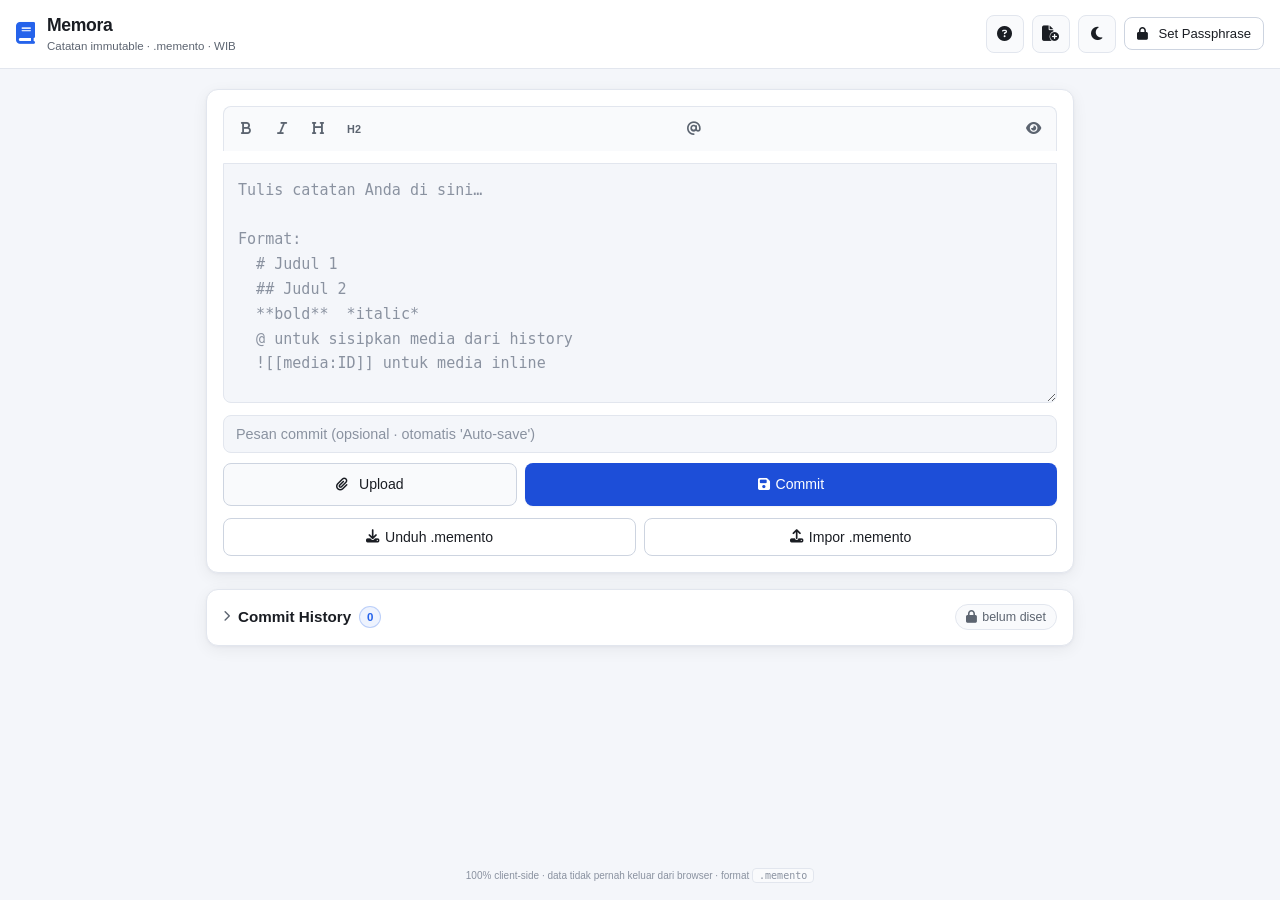
<file: index.html>
<!DOCTYPE html>
<html lang="id" data-theme="light">
<head>
  <meta charset="UTF-8">
  <meta name="viewport" content="width=device-width, initial-scale=1.0, viewport-fit=cover">
  <title>Memora — Catatan Immutable</title>
  <meta name="description" content="Catatan pribadi dengan commit history immutable, format .memento, tanpa backend.">
  <meta name="theme-color" content="#f4f6fa">
  <link rel="icon" href="data:image/svg+xml,<svg xmlns='http://www.w3.org/2000/svg' viewBox='0 0 100 100'><text y='.9em' font-size='90'>📘</text></svg>">
  
  <link rel="stylesheet" href="assets/fontawesome/css/all.min.css?v=6">
  <link rel="stylesheet" href="css/base.css?v=6">
  <link rel="stylesheet" href="css/app.css?v=6">
</head>
<body>
  <header class="app-header">
    <div class="brand">
      <span class="logo"><i class="fa-solid fa-book"></i></span>
      <div class="brand-text">
        <h1>Memora</h1>
        <p>Catatan immutable · .memento · WIB</p>
      </div>
    </div>
    <div class="header-actions">
      <a href="help.html" class="icon-btn" title="Panduan & Bantuan" aria-label="Bantuan" style="text-decoration:none;">
        <i class="fa-solid fa-circle-question"></i>
      </a>
      <button id="btnNew" class="icon-btn" title="Catatan baru" aria-label="Catatan baru">
        <i class="fa-solid fa-file-circle-plus"></i>
      </button>
      <button id="btnTheme" class="icon-btn" title="Mode gelap" aria-label="Ganti tema">
        <i class="fa-solid fa-moon"></i>
      </button>
      <button id="passBtn" class="btn btn-outline btn-sm">
        <i class="fa-solid fa-lock"></i>
        <span class="btn-label">Set Passphrase</span>
      </button>
    </div>
  </header>

  <main class="app-main">
    <section class="editor-section card">
      <div class="editor-toolbar" role="toolbar" aria-label="Format teks">
        <button type="button" class="fmt-btn" data-action="bold" title="Bold (Ctrl+B)" aria-label="Bold">
          <i class="fa-solid fa-bold"></i>
        </button>
        <button type="button" class="fmt-btn" data-action="italic" title="Italic (Ctrl+I)" aria-label="Italic">
          <i class="fa-solid fa-italic"></i>
        </button>
        <button type="button" class="fmt-btn" data-action="h1" title="Judul 1" aria-label="Judul 1">
          <i class="fa-solid fa-heading"></i>
        </button>
        <button type="button" class="fmt-btn" data-action="h2" title="Judul 2" aria-label="Judul 2">
          <span class="fmt-h2">H2</span>
        </button>
        <span class="toolbar-sep"></span>
        <button type="button" class="fmt-btn" id="btnMediaPicker" title="Sisipkan media (Ctrl+M / @)" aria-label="Sisipkan media">
          <i class="fa-solid fa-at"></i>
        </button>
        <span class="toolbar-sep"></span>
        <button type="button" class="fmt-btn" id="btnPreview" data-action="preview" title="Pratinjau" aria-label="Pratinjau" aria-pressed="false">
          <i class="fa-solid fa-eye"></i>
        </button>
      </div>

      <div class="editor-wrap">
        <textarea id="editor" spellcheck="true"
          placeholder="Tulis catatan Anda di sini…&#10;&#10;Format:&#10;  # Judul 1&#10;  ## Judul 2&#10;  **bold**  *italic*&#10;  @ untuk sisipkan media dari history&#10;  ![[media:ID]] untuk media inline"></textarea>
        <div id="previewPane" class="preview-pane" hidden></div>
      </div>

      <div class="media-preview" id="mediaPreview" hidden></div>

      <div class="commit-bar">
        <input id="commitMsg" type="text" placeholder="Pesan commit (opsional · otomatis 'Auto-save')" maxlength="200">
        <div class="commit-buttons">
          <label class="btn btn-secondary" for="mediaInput" title="Upload media baru">
            <i class="fa-solid fa-paperclip"></i>
            <span class="btn-label">Upload</span>
          </label>
          <input type="file" id="mediaInput" hidden multiple accept="image/jpeg,image/png,image/webp,image/gif,audio/mpeg,audio/ogg,audio/wav,audio/mp4,video/mp4,video/webm">
          <button id="btnCommit" class="btn btn-primary">
            <i class="fa-solid fa-floppy-disk"></i> Commit
          </button>
        </div>
      </div>

      <div class="file-actions">
        <button id="btnDownload" class="btn btn-outline">
          <i class="fa-solid fa-download"></i> Unduh .memento
        </button>
        <button id="btnImport" class="btn btn-outline">
          <i class="fa-solid fa-upload"></i> Impor .memento
        </button>
        <input type="file" id="importInput" hidden accept=".memento">
      </div>

      <div class="status" id="status" role="status" aria-live="polite"></div>
    </section>

    <section class="timeline-section card">
      <button class="timeline-header" id="commitToggle" aria-expanded="false">
        <span class="timeline-title">
          <span class="chevron" id="chevron"><i class="fa-solid fa-chevron-right"></i></span>
          Commit History
          <span class="badge" id="commitCount">0</span>
        </span>
        <span class="verify-badge" id="verifyBadge">
          <i class="fa-solid fa-lock"></i> belum diset
        </span>
      </button>
      <div class="timeline-body" id="commitList" hidden></div>
    </section>

    <section class="stats-section" id="statsSection" hidden>
      <div class="stat"><span id="statCommits">0</span><small>Commits</small></div>
      <div class="stat"><span id="statMedia">0</span><small>Media</small></div>
      <div class="stat"><span id="statSize">0 B</span><small>Ukuran .memento</small></div>
    </section>
  </main>

  <footer class="app-footer">
    <small>100% client-side · data tidak pernah keluar dari browser · format <code>.memento</code></small>
  </footer>

  <!-- SIDEBAR: Media Library -->
  <div class="sidebar-backdrop" id="sidebarBackdrop"></div>
  <aside class="sidebar" id="mediaSidebar">
    <div class="sidebar-header">
      <h2><i class="fa-solid fa-at"></i> Media Library</h2>
      <button class="icon-btn" id="sidebarClose" aria-label="Tutup"><i class="fa-solid fa-xmark"></i></button>
    </div>
    <div class="sidebar-search">
      <input type="search" id="pickerSearch" placeholder="Cari nama file, tipe, atau ID…" autocomplete="off">
    </div>
    
    <div class="sidebar-list" id="pickerList"></div>
    
    <div class="sidebar-empty" id="pickerEmpty" hidden>
      <i class="fa-solid fa-photo-film"></i>
      <p>Belum ada media tersimpan.<br>Upload file terlebih dahulu lewat tombol 📎.</p>
    </div>

    <div class="sidebar-footer">
      <small><i class="fa-solid fa-circle-info"></i> Klik untuk Putar/Lihat · <i class="fa-solid fa-arrow-right"></i> untuk Sisipkan</small>
    </div>
  </aside>

  <!-- Passphrase Modal -->
  <dialog id="passModal">
    <form method="dialog" id="passForm">
      <h2 id="passTitle">Set Passphrase</h2>
      <p class="modal-desc" id="passDesc">Passphrase dipakai untuk HMAC signature. Tidak disimpan di file — hanya di memori sesi ini.</p>
      <div class="pass-input-wrap">
        <input type="password" id="passInput" placeholder="Minimal 6 karakter" minlength="6" required autocomplete="off">
        <button type="button" class="pass-eye" id="passEye" aria-label="Tampilkan passphrase" tabindex="-1">
          <i class="fa-solid fa-eye"></i>
        </button>
      </div>
      <div class="modal-actions">
        <button type="button" class="btn btn-outline" id="passCancel">Batal</button>
        <button type="submit" class="btn btn-primary" value="ok">Simpan</button>
      </div>
    </form>
  </dialog>

  <!-- Diff Modal -->
  <dialog id="diffModal">
    <div class="modal-header">
      <h2>Diff Commit</h2>
      <button class="icon-btn" id="diffClose" aria-label="Tutup"><i class="fa-solid fa-xmark"></i></button>
    </div>
    <div class="modal-body" id="diffBody"></div>
  </dialog>

  <!-- Lightbox -->
  <dialog id="lightbox">
    <div class="lightbox-content" id="lightboxContent"></div>
    <button class="icon-btn lightbox-close" id="lightboxClose" aria-label="Tutup"><i class="fa-solid fa-xmark"></i></button>
  </dialog>

  <script type="module" src="js/app.js?v=6"></script>
</body>
</html>
</file>
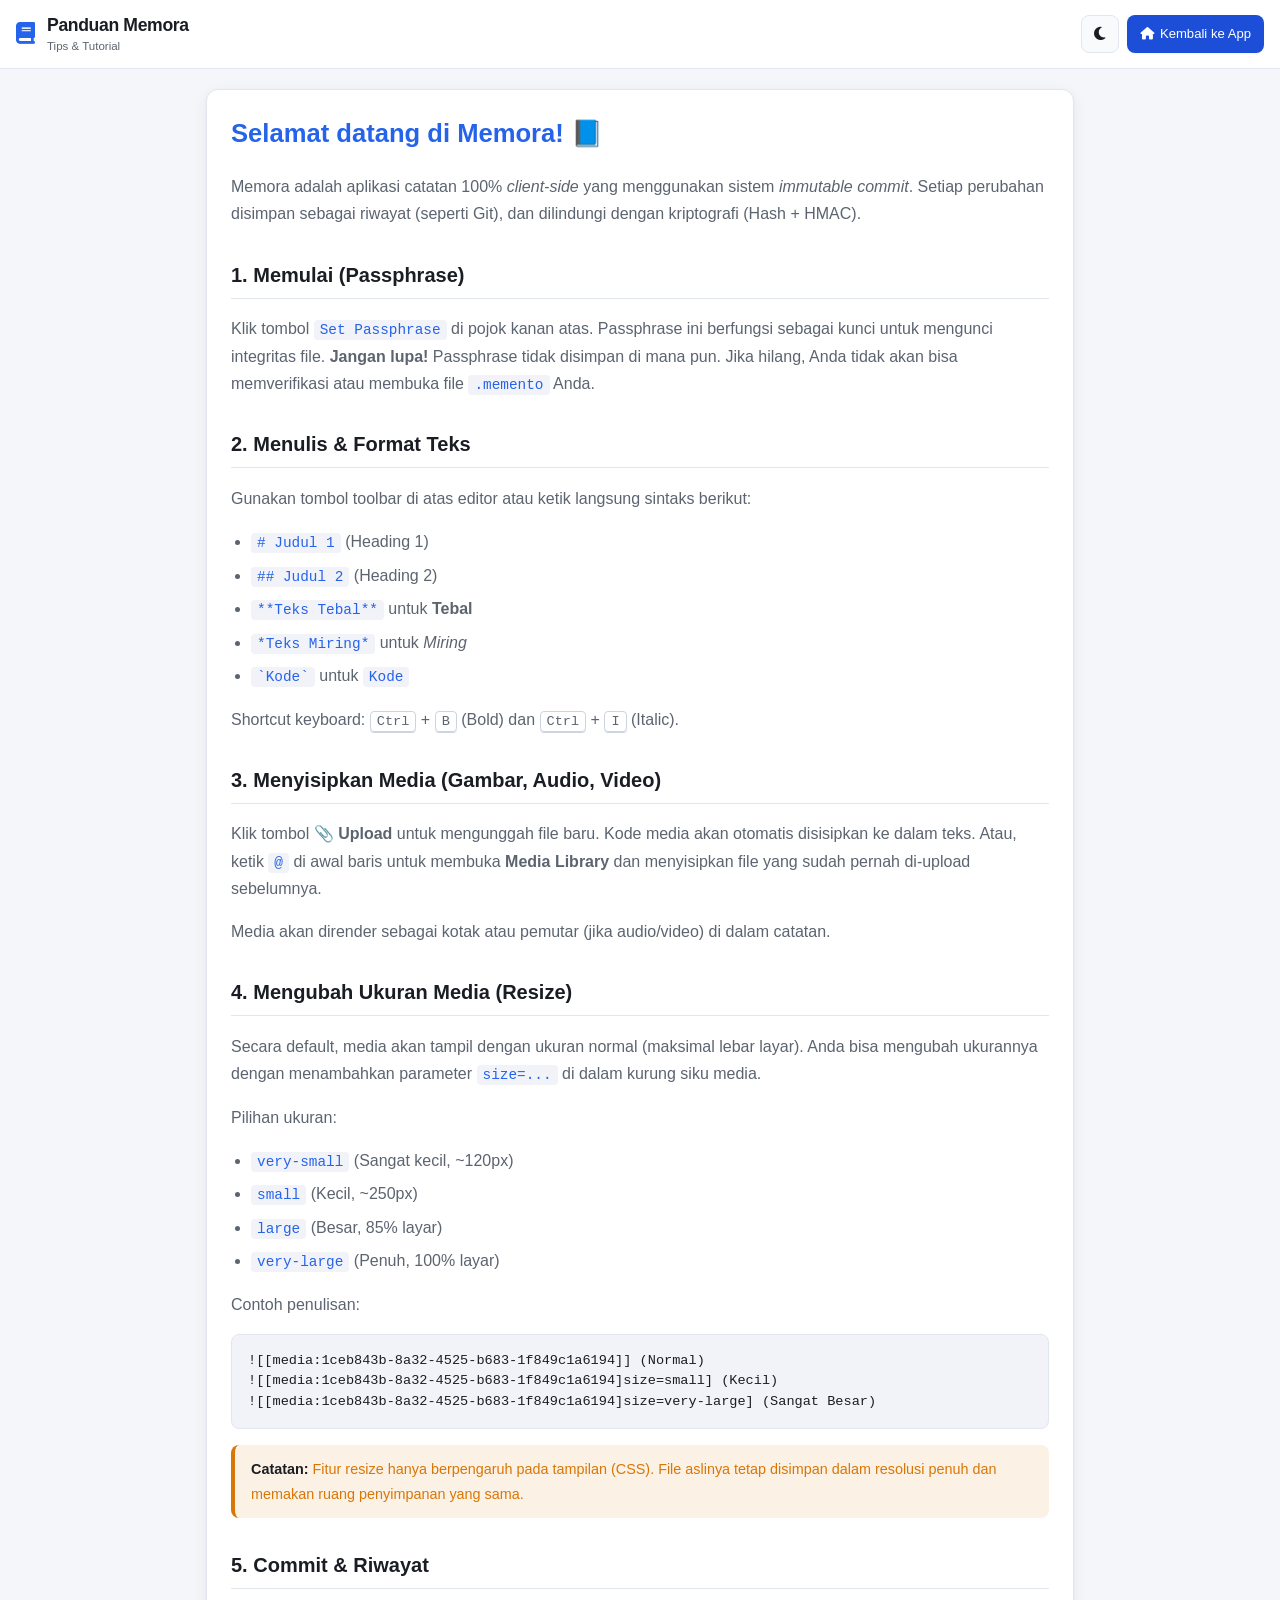
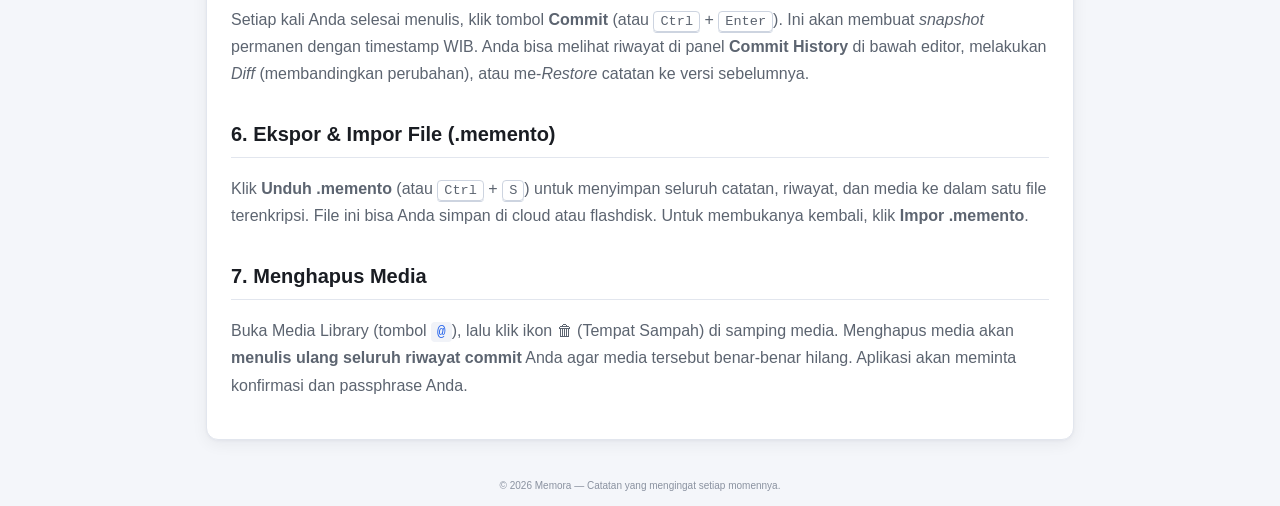
<file: help.html>
<!DOCTYPE html>
<html lang="id" data-theme="light">
<head>
  <meta charset="UTF-8">
  <meta name="viewport" content="width=device-width, initial-scale=1.0">
  <title>Panduan — Memora</title>
  <link rel="icon" href="data:image/svg+xml,<svg xmlns='http://www.w3.org/2000/svg' viewBox='0 0 100 100'><text y='.9em' font-size='90'>📘</text></svg>">
  
  <link rel="stylesheet" href="assets/fontawesome/css/all.min.css?v=6">
  <link rel="stylesheet" href="css/base.css?v=6">
  <link rel="stylesheet" href="css/app.css?v=6">
  <link rel="stylesheet" href="css/help.css?v=6">
</head>
<body>
  <header class="app-header">
    <div class="brand">
      <span class="logo"><i class="fa-solid fa-book"></i></span>
      <div class="brand-text">
        <h1>Panduan Memora</h1>
        <p>Tips & Tutorial</p>
      </div>
    </div>
    <div class="header-actions">
      <button id="btnTheme" class="icon-btn" title="Mode gelap" aria-label="Ganti tema">
        <i class="fa-solid fa-moon"></i>
      </button>
      <a href="index.html" class="btn btn-primary btn-sm" style="text-decoration: none;">
        <i class="fa-solid fa-house"></i> Kembali ke App
      </a>
    </div>
  </header>

  <main class="app-main">
    <section class="card help-content">
      <h1>Selamat datang di Memora! 📘</h1>
      <p>Memora adalah aplikasi catatan 100% <i>client-side</i> yang menggunakan sistem <i>immutable commit</i>. Setiap perubahan disimpan sebagai riwayat (seperti Git), dan dilindungi dengan kriptografi (Hash + HMAC).</p>

      <h2>1. Memulai (Passphrase)</h2>
      <p>Klik tombol <code>Set Passphrase</code> di pojok kanan atas. Passphrase ini berfungsi sebagai kunci untuk mengunci integritas file. <strong>Jangan lupa!</strong> Passphrase tidak disimpan di mana pun. Jika hilang, Anda tidak akan bisa memverifikasi atau membuka file <code>.memento</code> Anda.</p>

      <h2>2. Menulis & Format Teks</h2>
      <p>Gunakan tombol toolbar di atas editor atau ketik langsung sintaks berikut:</p>
      <ul>
        <li><code># Judul 1</code> (Heading 1)</li>
        <li><code>## Judul 2</code> (Heading 2)</li>
        <li><code>**Teks Tebal**</code> untuk <strong>Tebal</strong></li>
        <li><code>*Teks Miring*</code> untuk <em>Miring</em></li>
        <li><code>`Kode`</code> untuk <code>Kode</code></li>
      </ul>
      <p>Shortcut keyboard: <kbd>Ctrl</kbd> + <kbd>B</kbd> (Bold) dan <kbd>Ctrl</kbd> + <kbd>I</kbd> (Italic).</p>

      <h2>3. Menyisipkan Media (Gambar, Audio, Video)</h2>
      <p>Klik tombol 📎 <strong>Upload</strong> untuk mengunggah file baru. Kode media akan otomatis disisipkan ke dalam teks. Atau, ketik <code>@</code> di awal baris untuk membuka <strong>Media Library</strong> dan menyisipkan file yang sudah pernah di-upload sebelumnya.</p>
      <p>Media akan dirender sebagai kotak atau pemutar (jika audio/video) di dalam catatan.</p>

      <h2>4. Mengubah Ukuran Media (Resize)</h2>
      <p>Secara default, media akan tampil dengan ukuran normal (maksimal lebar layar). Anda bisa mengubah ukurannya dengan menambahkan parameter <code>size=...</code> di dalam kurung siku media.</p>
      <p>Pilihan ukuran:</p>
      <ul>
        <li><code>very-small</code> (Sangat kecil, ~120px)</li>
        <li><code>small</code> (Kecil, ~250px)</li>
        <li><code>large</code> (Besar, 85% layar)</li>
        <li><code>very-large</code> (Penuh, 100% layar)</li>
      </ul>
      <p>Contoh penulisan:</p>
      <pre>![[media:1ceb843b-8a32-4525-b683-1f849c1a6194]] (Normal)
![[media:1ceb843b-8a32-4525-b683-1f849c1a6194]size=small] (Kecil)
![[media:1ceb843b-8a32-4525-b683-1f849c1a6194]size=very-large] (Sangat Besar)</pre>
      
      <p class="note"><strong>Catatan:</strong> Fitur resize hanya berpengaruh pada tampilan (CSS). File aslinya tetap disimpan dalam resolusi penuh dan memakan ruang penyimpanan yang sama.</p>

      <h2>5. Commit & Riwayat</h2>
      <p>Setiap kali Anda selesai menulis, klik tombol <strong>Commit</strong> (atau <kbd>Ctrl</kbd> + <kbd>Enter</kbd>). Ini akan membuat <i>snapshot</i> permanen dengan timestamp WIB. Anda bisa melihat riwayat di panel <strong>Commit History</strong> di bawah editor, melakukan <i>Diff</i> (membandingkan perubahan), atau me-<i>Restore</i> catatan ke versi sebelumnya.</p>

      <h2>6. Ekspor & Impor File (.memento)</h2>
      <p>Klik <strong>Unduh .memento</strong> (atau <kbd>Ctrl</kbd> + <kbd>S</kbd>) untuk menyimpan seluruh catatan, riwayat, dan media ke dalam satu file terenkripsi. File ini bisa Anda simpan di cloud atau flashdisk. Untuk membukanya kembali, klik <strong>Impor .memento</strong>.</p>

      <h2>7. Menghapus Media</h2>
      <p>Buka Media Library (tombol <code>@</code>), lalu klik ikon 🗑 (Tempat Sampah) di samping media. Menghapus media akan <strong>menulis ulang seluruh riwayat commit</strong> Anda agar media tersebut benar-benar hilang. Aplikasi akan meminta konfirmasi dan passphrase Anda.</p>
    </section>
  </main>

  <footer class="app-footer">
    <small>&copy; 2026 Memora — Catatan yang mengingat setiap momennya.</small>
  </footer>

  <script src="js/help.js?v=6"></script>
</body>
</html>
</file>
<file: css/base.css>
/* ═══════════════════════════════════════════════════════════
   Memora — base.css
   Variabel, Reset, Layout Dasar, Tombol, Modal
   ═══════════════════════════════════════════════════════════ */

:root, [data-theme="light"] {
  --bg: #f4f6fa; --bg-alt: #ffffff; --bg-elev: #f9fafc; --bg-hover: #eef1f7; --bg-code: #f1f3f8;
  --border: #e2e6ee; --border-strong: #cdd4e0;
  --text: #1a1d23; --text-dim: #5c6470; --text-mute: #8a92a0;
  --accent: #2563eb; --accent-strong: #1d4ed8; --accent-soft: rgba(37, 99, 235, 0.08); --accent-border: rgba(37, 99, 235, 0.25);
  --success: #059669; --success-soft: rgba(5, 150, 105, 0.10);
  --danger: #dc2626; --danger-soft: rgba(220, 38, 38, 0.10);
  --warning: #d97706; --warning-soft: rgba(217, 119, 6, 0.10);
  --radius: 12px; --radius-sm: 8px;
  --shadow: 0 4px 16px rgba(15, 23, 42, 0.06), 0 1px 3px rgba(15, 23, 42, 0.04);
  --shadow-lg: 0 12px 40px rgba(15, 23, 42, 0.12);
  --mono: ui-monospace, SFMono-Regular, "SF Mono", Menlo, Consolas, monospace;
  color-scheme: light;
}

[data-theme="dark"] {
  --bg: #0f1115; --bg-alt: #171a21; --bg-elev: #1e222b; --bg-hover: #252a35; --bg-code: #1a1d24;
  --border: #2a303a; --border-strong: #3a4150;
  --text: #e6e8eb; --text-dim: #9aa0a8; --text-mute: #6b7280;
  --accent: #6ea8fe; --accent-strong: #3b82f6; --accent-soft: rgba(110, 168, 254, 0.12); --accent-border: rgba(110, 168, 254, 0.30);
  --success: #34d399; --success-soft: rgba(52, 211, 153, 0.12);
  --danger: #f87171; --danger-soft: rgba(248, 113, 113, 0.12);
  --warning: #fbbf24; --warning-soft: rgba(251, 191, 36, 0.12);
  --shadow: 0 4px 16px rgba(0, 0, 0, 0.25), 0 1px 3px rgba(0, 0, 0, 0.20);
  --shadow-lg: 0 12px 40px rgba(0, 0, 0, 0.50);
  color-scheme: dark;
}

*, *::before, *::after { box-sizing: border-box; }
html, body { margin: 0; padding: 0; }
html { -webkit-text-size-adjust: 100%; text-size-adjust: 100%; }
body {
  font-family: -apple-system, BlinkMacSystemFont, "Segoe UI", Roboto, "Helvetica Neue", Arial, sans-serif;
  background: var(--bg); color: var(--text); min-height: 100vh;
  display: flex; flex-direction: column; line-height: 1.5;
  -webkit-font-smoothing: antialiased; -moz-osx-font-smoothing: grayscale;
  transition: background-color .2s ease, color .2s ease; overflow-x: hidden;
}
button, input, textarea, select { font-family: inherit; font-size: inherit; color: inherit; }
button { cursor: pointer; }
img, video { max-width: 100%; height: auto; display: block; }
[hidden] { display: none !important; }

/* Font Awesome alignment */
.fa-solid, .fa-regular, .fa-brands { line-height: 1; vertical-align: -0.125em; }
.btn i, .icon-btn i { font-size: 0.95em; }
.btn i + .btn-label { margin-left: 0.35em; }
.logo i { font-size: 1.35rem; color: var(--accent); }

/* Header */
.app-header {
  display: flex; align-items: center; justify-content: space-between; gap: 12px;
  padding: 12px 16px; padding-top: max(12px, env(safe-area-inset-top));
  background: var(--bg-alt); border-bottom: 1px solid var(--border);
  position: sticky; top: 0; z-index: 20;
  backdrop-filter: blur(10px); -webkit-backdrop-filter: blur(10px);
}
.brand { display: flex; align-items: center; gap: 12px; min-width: 0; flex-shrink: 1; }
.logo { display: flex; align-items: center; flex-shrink: 0; }
.brand-text { min-width: 0; }
.brand-text h1 { margin: 0; font-size: 1.1rem; font-weight: 700; letter-spacing: -0.02em; }
.brand-text p { margin: 0; font-size: 0.72rem; color: var(--text-dim); white-space: nowrap; overflow: hidden; text-overflow: ellipsis; }
.header-actions { display: flex; align-items: center; gap: 8px; flex-shrink: 0; }

/* Layout */
.app-main { flex: 1; width: 100%; max-width: 900px; margin: 0 auto; padding: 20px 16px; display: flex; flex-direction: column; gap: 16px; }
.card { background: var(--bg-alt); border: 1px solid var(--border); border-radius: var(--radius); padding: 16px; box-shadow: var(--shadow); }

/* Buttons */
.btn {
  display: inline-flex; align-items: center; justify-content: center; gap: 6px;
  padding: 10px 14px; border-radius: var(--radius-sm); border: 1px solid transparent;
  cursor: pointer; font-weight: 500; font-size: 0.88rem;
  transition: background .15s, border-color .15s, color .15s, transform .05s;
  user-select: none; white-space: nowrap; text-decoration: none;
}
.btn:active { transform: translateY(1px); }
.btn:disabled { opacity: 0.5; cursor: not-allowed; transform: none; }
.btn-primary { background: var(--accent-strong); color: #fff; box-shadow: 0 1px 2px rgba(0, 0, 0, 0.05); }
.btn-primary:hover:not(:disabled) { background: var(--accent); }
.btn-secondary { background: var(--bg-elev); border-color: var(--border-strong); color: var(--text); }
.btn-secondary:hover:not(:disabled) { background: var(--bg-hover); }
.btn-outline { background: var(--bg-alt); border-color: var(--border-strong); color: var(--text); }
.btn-outline:hover:not(:disabled) { background: var(--bg-hover); border-color: var(--accent); color: var(--accent); }
.btn-sm { padding: 8px 12px; font-size: 0.82rem; }
.btn-label { display: none; }
@media (min-width: 480px) { .btn-label { display: inline; } }

.icon-btn {
  display: inline-flex; align-items: center; justify-content: center;
  width: 38px; height: 38px; border-radius: var(--radius-sm);
  background: var(--bg-elev); border: 1px solid var(--border); color: var(--text);
  font-size: 1rem; transition: background .15s, border-color .15s, color .15s;
}
.icon-btn:hover { background: var(--bg-hover); border-color: var(--border-strong); color: var(--accent); }

/* Modals */
dialog {
  border: 1px solid var(--border); border-radius: var(--radius);
  background: var(--bg-alt); color: var(--text);
  padding: 20px; max-width: 92vw; width: 440px; box-shadow: var(--shadow-lg);
}
dialog::backdrop { background: rgba(15, 23, 42, 0.4); backdrop-filter: blur(4px); -webkit-backdrop-filter: blur(4px); }
dialog h2 { margin: 0 0 8px; font-size: 1.05rem; }
.modal-desc { color: var(--text-dim); font-size: 0.85rem; margin: 0 0 14px; }
dialog input[type="password"], dialog input[type="text"], dialog input[type="search"] {
  width: 100%; padding: 10px 12px; background: var(--bg); border: 1px solid var(--border); border-radius: var(--radius-sm); color: var(--text);
}
dialog input:focus { outline: none; border-color: var(--accent); box-shadow: 0 0 0 3px var(--accent-soft); }
.modal-actions { display: flex; gap: 8px; justify-content: flex-end; }
.modal-header { display: flex; align-items: center; justify-content: space-between; gap: 12px; margin-bottom: 12px; }
.modal-body { max-height: 60vh; overflow-y: auto; font-family: var(--mono); font-size: 0.82rem; border-top: 1px solid var(--border); padding-top: 12px; }
#diffModal { width: 720px; }

/* Passphrase */
.pass-input-wrap { position: relative; margin-bottom: 14px; }
.pass-input-wrap input { margin-bottom: 0; padding-right: 44px; }
.pass-eye {
  position: absolute; right: 6px; top: 50%; transform: translateY(-50%);
  width: 32px; height: 32px; border: none; border-radius: 6px;
  background: transparent; color: var(--text-dim);
  display: inline-flex; align-items: center; justify-content: center;
  transition: color .15s, background .15s;
}
.pass-eye:hover { color: var(--accent); background: var(--accent-soft); }
.pass-eye.showing { color: var(--accent); }

/* Footer & Warning */
.app-footer { text-align: center; padding: 16px; padding-bottom: max(16px, env(safe-area-inset-bottom)); color: var(--text-mute); font-size: 0.75rem; }
.app-footer code { background: var(--bg-elev); padding: 1px 6px; border-radius: 4px; font-family: var(--mono); border: 1px solid var(--border); }
.crypto-warning { display: flex; gap: 10px; align-items: flex-start; padding: 12px 16px; background: var(--warning-soft); border-bottom: 1px solid var(--warning); color: var(--warning); font-size: 0.82rem; line-height: 1.45; }
.crypto-warning i { font-size: 1.1rem; flex-shrink: 0; margin-top: 1px; }
.crypto-warning code { background: rgba(0, 0, 0, 0.08); padding: 1px 5px; border-radius: 4px; font-family: var(--mono); font-size: 0.85em; }

/* Scrollbar */
::-webkit-scrollbar { width: 8px; height: 8px; }
::-webkit-scrollbar-track { background: transparent; }
::-webkit-scrollbar-thumb { background: var(--border-strong); border-radius: 4px; }
::-webkit-scrollbar-thumb:hover { background: var(--text-mute); }
</file>
<file: css/help.css>
/* ═══════════════════════════════════════════════════════════
   Memora — help.css
   Gaya khusus untuk halaman dokumentasi/panduan
   ═══════════════════════════════════════════════════════════ */

.help-content {
  padding: 24px;
}
.help-content h1 {
  margin-top: 0;
  font-size: 1.6rem;
  color: var(--accent);
}
.help-content h2 {
  margin-top: 32px;
  font-size: 1.25rem;
  border-bottom: 1px solid var(--border);
  padding-bottom: 8px;
  color: var(--text);
}
.help-content h3 {
  margin-top: 20px;
  font-size: 1.1rem;
  color: var(--text);
}
.help-content p {
  line-height: 1.7;
  color: var(--text-dim);
  margin-bottom: 16px;
}
.help-content ul {
  padding-left: 20px;
  line-height: 1.7;
  color: var(--text-dim);
  margin-bottom: 16px;
}
.help-content li {
  margin-bottom: 6px;
}
.help-content code {
  background: var(--bg-code);
  padding: 2px 6px;
  border-radius: 4px;
  font-family: var(--mono);
  color: var(--accent);
  font-size: 0.9em;
}
.help-content pre {
  background: var(--bg-code);
  padding: 16px;
  border-radius: var(--radius-sm);
  overflow-x: auto;
  font-family: var(--mono);
  font-size: 0.85rem;
  border: 1px solid var(--border);
  margin-bottom: 16px;
  line-height: 1.5;
}
.help-content .note {
  background: var(--warning-soft);
  color: var(--warning);
  padding: 12px 16px;
  border-radius: var(--radius-sm);
  font-size: 0.9rem;
  border-left: 4px solid var(--warning);
  margin: 16px 0;
}
.help-content .note strong {
  color: var(--text);
}
.help-content kbd {
  background: var(--bg-alt);
  border: 1px solid var(--border-strong);
  border-radius: 4px;
  padding: 2px 6px;
  font-family: var(--mono);
  font-size: 0.85em;
  box-shadow: 0 1px 0 var(--border-strong);
}
</file>
<file: css/app.css>
/* ═══════════════════════════════════════════════════════════
   Memora — app.css
   Editor, Timeline, Sidebar, Lightbox, Stats & Media Resize
   ═══════════════════════════════════════════════════════════ */

/* ─── Editor Section ───────────────────────────────────── */
.editor-section { display: flex; flex-direction: column; gap: 12px; }
.editor-wrap { position: relative; }

.editor-toolbar {
  display: flex; gap: 4px; align-items: center; padding: 6px;
  background: var(--bg-elev); border: 1px solid var(--border);
  border-radius: var(--radius-sm) var(--radius-sm) 0 0; border-bottom: none; flex-wrap: wrap;
}
.fmt-btn {
  display: inline-flex; align-items: center; justify-content: center;
  min-width: 32px; height: 32px; padding: 0 8px;
  border: 1px solid transparent; border-radius: 6px;
  background: transparent; color: var(--text-dim); font-size: 0.85rem;
  transition: background .15s, color .15s, border-color .15s;
}
.fmt-btn:hover:not(:disabled) { background: var(--bg-hover); color: var(--text); }
.fmt-btn.active { background: var(--accent-soft); color: var(--accent); border-color: var(--accent-border); }
.fmt-btn:disabled { opacity: 0.4; cursor: not-allowed; }
.fmt-h2 { font-weight: 700; font-size: 0.8em; letter-spacing: 0.02em; }
.toolbar-sep { flex: 1; }

#editor {
  display: block; width: 100%; min-height: 240px; padding: 14px;
  background: var(--bg); border: 1px solid var(--border);
  border-radius: 0 0 var(--radius-sm) var(--radius-sm);
  font-family: var(--mono); font-size: 0.94rem; line-height: 1.65; color: var(--text);
  resize: vertical; transition: border-color .15s, box-shadow .15s;
  field-sizing: content; max-height: 60vh;
}
#editor::placeholder { color: var(--text-mute); }
#editor:focus { outline: none; border-color: var(--accent); box-shadow: 0 0 0 3px var(--accent-soft); }

.preview-pane {
  min-height: 240px; max-height: 60vh; overflow-y: auto; padding: 14px;
  background: var(--bg); border: 1px solid var(--border);
  border-radius: 0 0 var(--radius-sm) var(--radius-sm);
  font-size: 0.94rem; line-height: 1.7; color: var(--text);
}
.preview-pane .empty { color: var(--text-mute); font-style: italic; }

/* ─── Preview Typography ───────────────────────────────── */
.preview-pane h2, .preview-pane h3, .preview-pane h4, .preview-pane h5, .preview-pane h6,
.commit-content.rendered h2, .commit-content.rendered h3, .commit-content.rendered h4, .commit-content.rendered h5, .commit-content.rendered h6 {
  margin: .8em 0 .35em; line-height: 1.3; color: var(--text); font-weight: 700;
}
.preview-pane h2, .commit-content.rendered h2 { font-size: 1.35rem; }
.preview-pane h3, .commit-content.rendered h3 { font-size: 1.15rem; }
.preview-pane h4, .commit-content.rendered h4 { font-size: 1rem; }
.preview-pane h5, .preview-pane h6, .commit-content.rendered h5, .commit-content.rendered h6 { font-size: .92rem; }

.preview-pane p, .commit-content.rendered p { margin: .5em 0; white-space: pre-wrap; word-break: break-word; overflow-wrap: anywhere; }
.preview-pane strong, .commit-content.rendered strong { font-weight: 700; color: var(--text); }
.preview-pane em, .commit-content.rendered em { font-style: italic; }
.preview-pane code, .commit-content.rendered code { font-family: var(--mono); background: var(--bg-code); padding: 1px 5px; border-radius: 3px; font-size: .88em; color: var(--accent); }

/* ─── Inline Media & Resize ────────────────────────────── */
.inline-media { margin: 10px 0; max-width: 100%; display: block; }
.inline-media img { display: block; max-width: 100%; height: auto; border-radius: var(--radius-sm); cursor: zoom-in; border: 1px solid var(--border); }
.inline-media video { display: block; max-width: 100%; border-radius: var(--radius-sm); background: #000; border: 1px solid var(--border); }
.inline-media audio { display: block; width: 100%; max-width: 420px; }

/* Media Resize Classes */
.media-size-very-small img, .media-size-very-small video { max-width: 120px !important; }
.media-size-small img, .media-size-small video { max-width: 250px !important; }
.media-size-large img, .media-size-large video { max-width: 85% !important; }
.media-size-very-large img, .media-size-very-large video { max-width: 100% !important; }

.inline-media-name { margin-top: 4px; font-size: 0.78rem; color: var(--text-dim); display: inline-flex; align-items: center; gap: 5px; }
.media-missing { display: inline-flex; align-items: center; gap: 6px; padding: 8px 12px; margin: 8px 0; background: var(--warning-soft); color: var(--warning); border-radius: var(--radius-sm); font-size: 0.82rem; }
.media-missing code { background: rgba(0, 0, 0, 0.08); padding: 1px 5px; border-radius: 3px; font-family: var(--mono); }

/* ─── Media Preview Thumbs ─────────────────────────────── */
.media-preview { display: flex; gap: 8px; flex-wrap: wrap; padding: 10px; background: var(--bg-elev); border: 1px dashed var(--border-strong); border-radius: var(--radius-sm); }
.media-thumb {
  position: relative; width: 80px; height: 80px; border-radius: var(--radius-sm); overflow: hidden;
  background: var(--bg); border: 1px solid var(--border); display: flex; align-items: center; justify-content: center;
  cursor: pointer; flex-shrink: 0; transition: transform .15s, border-color .15s;
}
.media-thumb:hover { transform: scale(1.04); border-color: var(--accent); }
.media-thumb img { width: 100%; height: 100%; object-fit: cover; }
.media-icon { display: flex; align-items: center; justify-content: center; }
.media-icon i { font-size: 1.6rem; color: var(--text-dim); }
.media-thumb:hover .media-icon i { color: var(--accent); }
.media-label { position: absolute; bottom: 0; left: 0; right: 0; font-size: 0.6rem; padding: 3px 5px; background: linear-gradient(transparent, rgba(0, 0, 0, 0.75)); color: #fff; white-space: nowrap; overflow: hidden; text-overflow: ellipsis; }
.media-thumb .remove-media {
  position: absolute; top: 2px; right: 2px; width: 20px; height: 20px; border-radius: 50%;
  background: var(--danger); color: #fff; border: none; font-size: 0.62rem; display: flex; align-items: center; justify-content: center;
  opacity: 0; transition: opacity .15s; z-index: 2;
}
.media-thumb:hover .remove-media, .media-thumb:focus-within .remove-media { opacity: 1; }

/* ─── Commit Bar / Actions ─────────────────────────────── */
.commit-bar { display: flex; flex-direction: column; gap: 10px; }
#commitMsg { width: 100%; padding: 10px 12px; background: var(--bg); border: 1px solid var(--border); border-radius: var(--radius-sm); font-size: 0.9rem; color: var(--text); }
#commitMsg::placeholder { color: var(--text-mute); }
#commitMsg:focus { outline: none; border-color: var(--accent); box-shadow: 0 0 0 3px var(--accent-soft); }
.commit-buttons { display: flex; gap: 8px; flex-wrap: wrap; }
.commit-buttons .btn { flex: 1 1 auto; min-width: 110px; }
.commit-buttons .btn-primary { flex: 2 1 140px; }
.file-actions { display: flex; gap: 8px; flex-wrap: wrap; }
.file-actions .btn { flex: 1 1 0; min-width: 140px; }

/* ─── Timeline (Git Graph) ─────────────────────────────── */
.timeline-section { padding: 0; overflow: hidden; }
.timeline-header {
  width: 100%; display: flex; align-items: center; justify-content: space-between; gap: 12px;
  padding: 14px 16px; background: transparent; border: none; border-bottom: 1px solid transparent;
  color: var(--text); text-align: left; transition: background .15s;
}
.timeline-header:hover { background: var(--bg-hover); }
.timeline-header[aria-expanded="true"] { border-bottom-color: var(--border); }
.timeline-title { display: flex; align-items: center; gap: 8px; font-weight: 600; font-size: 0.95rem; }
.chevron { display: inline-flex; align-items: center; color: var(--text-dim); font-size: 0.7rem; }
.chevron i { display: inline-block; transition: transform .2s ease; }
.timeline-header[aria-expanded="true"] .chevron i { transform: rotate(90deg); }
.badge { display: inline-flex; align-items: center; justify-content: center; min-width: 22px; height: 22px; padding: 0 7px; border-radius: 11px; background: var(--accent-soft); color: var(--accent); border: 1px solid var(--accent-border); font-size: 0.72rem; font-weight: 600; }
.verify-badge { display: inline-flex; align-items: center; gap: 5px; font-size: 0.78rem; padding: 5px 10px; border-radius: 999px; background: var(--bg-elev); color: var(--text-dim); border: 1px solid var(--border); white-space: nowrap; transition: all .15s; }
.verify-badge.ok { background: var(--success-soft); color: var(--success); border-color: transparent; }
.verify-badge.bad { background: var(--danger-soft); color: var(--danger); border-color: transparent; }

.timeline-body { max-height: 65vh; overflow-y: auto; padding: 12px 16px; }

.commit-item { position: relative; padding-left: 24px; padding-bottom: 20px; border-bottom: none; content-visibility: auto; contain-intrinsic-size: auto 200px; }
.commit-item::before { content: ''; position: absolute; left: 4px; top: 8px; bottom: -8px; width: 2px; background: var(--border); z-index: 1; }
.commit-item:last-child::before { display: none; }
.commit-item::after { content: ''; position: absolute; left: 0; top: 6px; width: 10px; height: 10px; border-radius: 50%; background: var(--accent); border: 2px solid var(--bg-alt); z-index: 2; box-shadow: 0 0 0 2px var(--accent-soft); }

.commit-meta { display: flex; align-items: center; flex-wrap: wrap; gap: 8px; font-size: 0.75rem; color: var(--text-dim); margin-bottom: 4px; }
.commit-time { font-family: var(--mono); }
.commit-hash { font-family: var(--mono); opacity: 0.7; }
.commit-msg { font-weight: 700; font-size: 0.95rem; color: var(--text); margin: 0 0 8px 0; }

.commit-content {
  font-family: var(--mono); font-size: 0.82rem; color: var(--text-dim); white-space: pre-wrap; word-break: break-word;
  padding: 10px 12px; background: var(--bg-elev); border: 1px solid var(--border); border-radius: var(--radius-sm);
  margin-bottom: 12px; line-height: 1.5; position: relative; max-height: 120px; overflow: hidden; transition: max-height 0.2s ease;
}
.commit-content::after { content: ''; position: absolute; bottom: 0; left: 0; right: 0; height: 40px; background: linear-gradient(transparent, var(--bg-elev)); pointer-events: none; }
.commit-content.rendered { font-family: inherit; font-size: 0.88rem; color: var(--text); white-space: normal; cursor: pointer; }
.commit-content.rendered.expanded { max-height: 1000px; }
.commit-content.rendered.expanded::after { display: none; }
.commit-content.rendered:not(.expanded)::before { content: '⤢ Klik untuk melihat selengkapnya'; position: absolute; bottom: 6px; right: 8px; font-size: 0.7rem; color: var(--accent); z-index: 3; background: var(--bg-elev); padding: 2px 6px; border-radius: 4px; opacity: 0.8; }
.commit-content.rendered .inline-media img { max-height: 200px; width: auto; cursor: zoom-in; }
.commit-content.rendered .inline-media video { max-height: 220px; }

.commit-media { display: flex; gap: 6px; flex-wrap: wrap; margin-bottom: 8px; }
.commit-actions { display: flex; gap: 6px; flex-wrap: wrap; }
.commit-actions .btn { padding: 6px 10px; font-size: 0.75rem; background: var(--bg-elev); border-color: var(--border); color: var(--text-dim); }
.commit-actions .btn:hover { background: var(--bg-hover); border-color: var(--accent); color: var(--accent); }

/* ─── Stats ────────────────────────────────────────────── */
.stats-section { display: grid; grid-template-columns: repeat(3, 1fr); gap: 10px; padding: 0; background: transparent; border: none; box-shadow: none; }
.stats-section .stat { background: var(--bg-alt); border: 1px solid var(--border); border-radius: var(--radius); padding: 14px 12px; text-align: center; display: flex; flex-direction: column; gap: 2px; box-shadow: var(--shadow); }
.stat span { font-size: 1.15rem; font-weight: 700; color: var(--text); }
.stat small { color: var(--text-dim); font-size: 0.72rem; }

.status { font-size: 0.82rem; padding: 9px 12px; border-radius: var(--radius-sm); min-height: 0; line-height: 1.45; transition: all .2s; }
.status:empty { display: none; }
.status-info { background: var(--accent-soft); color: var(--accent); border: 1px solid var(--accent-border); }
.status-success { background: var(--success-soft); color: var(--success); }
.status-error { background: var(--danger-soft); color: var(--danger); }
.status-warning { background: var(--warning-soft); color: var(--warning); }

/* ─── SIDEBAR (Media Library Explorer - Fix Flicker) ───── */
.sidebar-backdrop {
  position: fixed; inset: 0; background: rgba(15, 23, 42, 0.4);
  backdrop-filter: blur(2px); -webkit-backdrop-filter: blur(2px);
  z-index: 90; 
  opacity: 0; visibility: hidden; pointer-events: none;
  transition: opacity 0.25s ease, visibility 0.25s ease;
}
.sidebar-backdrop.open { opacity: 1; visibility: visible; pointer-events: auto; }

.sidebar {
  position: fixed; top: 0; left: 0; bottom: 0; width: 320px; max-width: 85vw;
  background: var(--bg-alt); z-index: 100;
  transform: translateX(-100%); 
  visibility: hidden;
  transition: transform 0.3s cubic-bezier(0.4, 0, 0.2, 1), visibility 0.3s;
  display: flex; flex-direction: column; box-shadow: 4px 0 24px rgba(0, 0, 0, 0.15);
}
.sidebar.open { transform: translateX(0); visibility: visible; }

.sidebar-header {
  display: flex; align-items: center; justify-content: space-between;
  padding: 16px; border-bottom: 1px solid var(--border);
  background: var(--bg-alt);
}
.sidebar-header h2 { margin: 0; font-size: 1.05rem; display: flex; align-items: center; gap: 8px; }

.sidebar-search { padding: 12px 16px; border-bottom: 1px solid var(--border); background: var(--bg-elev); }
#pickerSearch { width: 100%; padding: 10px 12px; border: 1px solid var(--border); border-radius: var(--radius-sm); background: var(--bg-alt); }
#pickerSearch:focus { outline: none; border-color: var(--accent); }

.sidebar-list { flex: 1; overflow-y: auto; padding: 8px; }
.sidebar-empty { flex: 1; display: flex; flex-direction: column; align-items: center; justify-content: center; padding: 40px 20px; text-align: center; color: var(--text-dim); }
.sidebar-empty i { font-size: 3rem; color: var(--border-strong); margin-bottom: 16px; }
.sidebar-empty p { margin: 0; font-size: 0.9rem; line-height: 1.5; }

.picker-item { display: flex; align-items: center; gap: 12px; padding: 10px; border-radius: var(--radius-sm); cursor: pointer; transition: background 0.15s; border: 1px solid transparent; }
.picker-item:hover { background: var(--bg-hover); border-color: var(--border); }
.picker-thumb { width: 44px; height: 44px; border-radius: 6px; overflow: hidden; background: var(--bg); border: 1px solid var(--border); display: flex; align-items: center; justify-content: center; flex-shrink: 0; color: var(--text-dim); cursor: zoom-in; }
.picker-thumb img { width: 100%; height: 100%; object-fit: cover; }
.picker-thumb i { font-size: 1.1rem; }
.picker-info { flex: 1; min-width: 0; cursor: pointer; }
.picker-name { font-weight: 500; font-size: 0.88rem; white-space: nowrap; overflow: hidden; text-overflow: ellipsis; }
.picker-meta { font-size: 0.72rem; color: var(--text-dim); white-space: nowrap; overflow: hidden; text-overflow: ellipsis; margin-top: 2px; }
.picker-actions { display: flex; gap: 4px; flex-shrink: 0; }
.picker-btn { padding: 6px 8px; font-size: 0.72rem; min-width: 0; }
.picker-btn-danger:hover:not(:disabled) { color: var(--danger); border-color: var(--danger); background: var(--danger-soft); }

.sidebar-footer { padding: 12px 16px; border-top: 1px solid var(--border); background: var(--bg-alt); font-size: 0.75rem; color: var(--text-mute); text-align: center; }
.sidebar-footer i { color: var(--accent); }

/* ─── Diff View & Lightbox ─────────────────────────────── */
.diff-line { display: flex; padding: 1px 6px; border-radius: 3px; white-space: pre-wrap; word-break: break-word; line-height: 1.5; }
.diff-line .ln { flex-shrink: 0; width: 32px; color: var(--text-mute); font-size: 0.7rem; user-select: none; }
.diff-add { background: var(--success-soft); }
.diff-add::before { content: '+ '; color: var(--success); margin-right: 4px; font-weight: 600; }
.diff-del { background: var(--danger-soft); text-decoration: line-through; opacity: 0.85; }
.diff-del::before { content: '− '; color: var(--danger); margin-right: 4px; font-weight: 600; }
.diff-same { color: var(--text-dim); }
.diff-same::before { content: '  '; }

#lightbox { padding: 0; background: transparent; border: none; width: auto; max-width: 94vw; max-height: 90vh; box-shadow: none; }
#lightbox::backdrop { background: rgba(0, 0, 0, 0.85); }
.lightbox-content { display: flex; align-items: center; justify-content: center; max-height: 85vh; }
.lightbox-content img, .lightbox-content video { max-width: 94vw; max-height: 85vh; border-radius: var(--radius-sm); object-fit: contain; }
.lightbox-content audio { width: 70vw; max-width: 500px; }
.lightbox-close { position: fixed; top: 16px; right: 16px; background: rgba(0, 0, 0, 0.6); color: #fff; border-color: transparent; z-index: 100; }
.lightbox-close:hover { background: rgba(0, 0, 0, 0.85); color: #fff; }

/* ─── Mobile Tweaks ────────────────────────────────────── */
@media (max-width: 600px) {
  .app-main { padding: 12px; gap: 12px; }
  .card { padding: 12px; }
  .brand-text p { display: none; }
  #editor, .preview-pane { min-height: 200px; font-size: 0.9rem; }
  .fmt-btn { min-width: 30px; height: 30px; font-size: 0.8rem; }
  .commit-buttons .btn { font-size: 0.82rem; padding: 9px 10px; }
  .file-actions .btn { min-width: 0; font-size: 0.82rem; }
  .timeline-body { max-height: 70vh; padding: 8px 12px; }
  .commit-item { padding-left: 20px; }
  .commit-item::before { left: 2px; }
  .commit-item::after { left: -2px; width: 8px; height: 8px; }
  .commit-content.rendered { max-height: 200px; }
  .commit-actions .btn { font-size: 0.72rem; padding: 6px 8px; }
  .stats-section { gap: 8px; }
  .stat span { font-size: 1rem; }
  dialog { padding: 16px; }
  #diffModal { width: 94vw; }
  .sidebar { width: 85vw; max-width: 320px; }
}

@media (prefers-reduced-motion: reduce) {
  *, *::before, *::after { animation-duration: 0.01ms !important; transition-duration: 0.01ms !important; scroll-behavior: auto !important; }
  .fa-spin { animation: none !important; }
}
</file>
